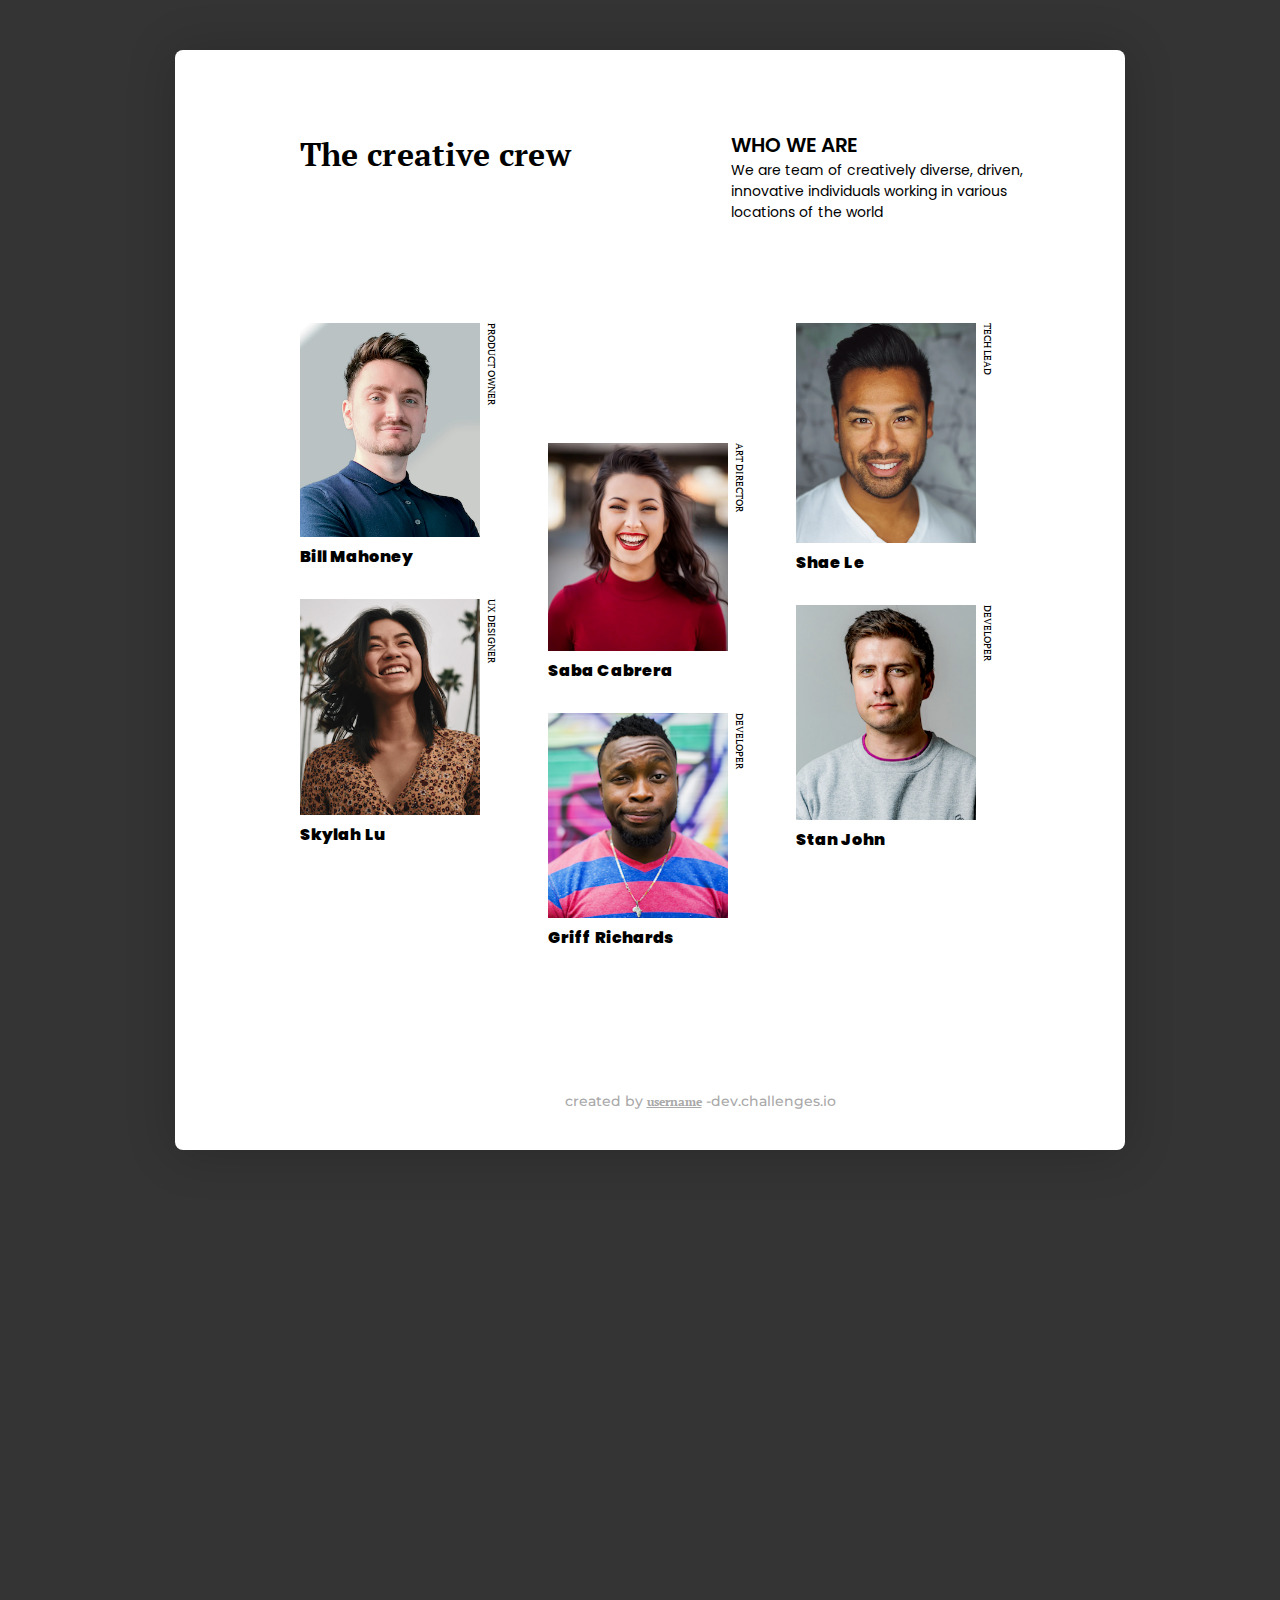
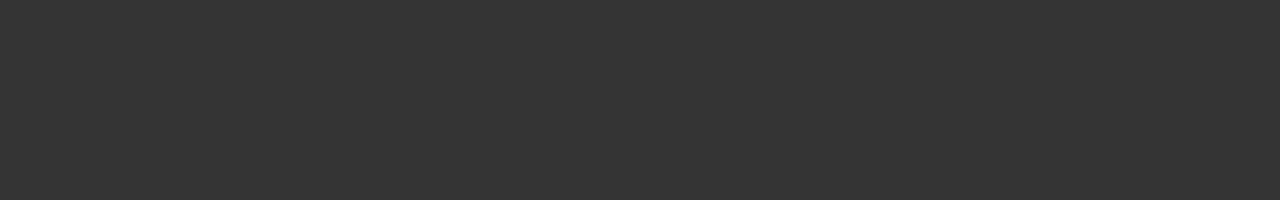
<file: index.html>
<!DOCTYPE html>
<html lang="en">
<head>
    <meta charset="UTF-8">
    <meta http-equiv="X-UA-Compatible" content="IE=edge">
    <meta name="viewport" content="width=device-width, initial-scale=1.0">
    <link rel="stylesheet" href="style.css">
    <title>Classwork</title>
</head>
<body>
    <div class="top">
        <div class="firstsec">
            <div class="contentsection">
                <div class="text">
                    <h1>The creative crew</h1>
                    <div class="toptext">
                        <h2>WHO WE ARE</h2>
                        <p>We are team of creatively diverse, driven,<br> innovative individuals working in various<br> locations of the world</p>
                    </div>
                </div>
                <div class="allcreators">
                    <div class="creators">
                        <div class="firstcol">
                            <div class="pic">
                            <img src="images/Bill Mahoney.png" alt="billmahoney" class="creatorimg">
                            <p>Bill Mahoney</p>
                            </div>
                            <div class="writeup">
                                <p>PRODUCT OWNER</p>
                            </div>
                        </div>
                        <div class="firstcol">
                            <div class="pic">
                            <img src="images/skylah lu.png" alt="skylah" class="creatorimg">
                            <p>Skylah Lu</p>
                            </div>
                            <div class="writeup">
                                <p>UX DESIGNER</p>
                            </div>
                        </div>
                    </div>
                    <div class="creators">
                        <div class="secondcol">
                            <div class="pic1">
                                <img src="images/Saba Cabrera.png" alt="saba" class="creatorimg">
                                <p>Saba Cabrera</p>
                            </div>
                            <div class="writeup">
                                <p>ART DIRECTOR</p>
                            </div>
                        </div>
                        <div class="secondcol">
                            <div class="pic1">
                                <img src="images/Griff Richards.png" alt="griff" class="creatorimg">
                                <p>Griff Richards</p>
                            </div>
                            <div class="writeup">
                                <p>DEVELOPER</p>
                            </div>
                        </div>
                    </div>
                    <div class="creators">
                        <div class="firstcol">
                            <div class="pic">
                            <img src="images/shae le.png" alt="shae" class="creatorimg">
                            <p>Shae Le</p>
                            </div>
                            <div class="writeup">
                                <p>TECH LEAD</p>
                            </div>
                        </div>
                        <div class="firstcol">
                            <div class="pic">
                            <img src="images/Stan John.png" alt="stan" class="creatorimg">
                            <p>Stan John</p>
                            </div>
                            <div class="writeup">
                                <p>DEVELOPER</p>
                            </div>
                        </div>
                    </div>
                </div>
                <div class="bottomtext">
                    <p>created by <span>username</span> -dev.challenges.io</p>
                </div>
            </div>
        </div>
        <div class="secondsec">
            <div class="contsec">
            <div class="texts">
                <h1>The creative crew</h1>
                <div class="who">
                    <h1>WHO WE ARE</h1>
                    <p>We are team of creatively diverse, driven,<br>innovative individuals working in various<br> locations of the world</p>
                </div>
                <div class="allcreat">
                    <div class="creat">
                        <div class="firstcre">
                            <div class="crepic">
                                <img src="images/Bill Mahoney.png" alt="kfgjksn" class="secimg">
                                <div class="name">
                                    <h6>Bill Mahoney</h6>
                                </div>
                            </div>
                            <div class="side">
                                <p>PRODUCT OWNER</p>
                            </div>
                        </div>
                        <div class="firstcre">
                            <div class="crepic">
                                <img src="images/shae le.png" alt="kfgjksn" class="secimg">
                                <div class="name">
                                    <h6>Shae Le</h6>
                                </div>
                            </div>
                            <div class="side">
                                <p>TECH LEAD</p>
                            </div>
                        </div>
                        <div class="firstcre">
                            <div class="crepic">
                                <img src="images/Griff Richards.png" alt="kfgjksn" class="secimg">
                                <div class="name">
                                    <h6>Griff Richards</h6>
                                </div>
                            </div>
                            <div class="side">
                                <p>DEVELOPER</p>
                            </div>
                        </div>
                    </div>
                    <div class="cre2">
                        <div class="firstcre">
                            <div class="crepic">
                                <img src="images/Saba Cabrera.png" alt="kfgjksn" class="secimg">
                                <div class="name">
                                    <h6>Saba Cabrera</h6>
                                </div>
                            </div>
                            <div class="side">
                                <p>ART DIRECTOR</p>
                            </div>
                        </div>
                        <div class="firstcre">
                            <div class="crepic">
                                <img src="images/skylah lu.png" alt="kfgjksn" class="secimg">
                                <div class="name">
                                    <h6>Skylah Lu</h6>
                                </div>
                            </div>
                            <div class="side">
                                <p>UX DESIGNER</p>
                            </div>
                        </div>
                        <div class="firstcre">
                            <div class="crepic">
                                <img src="images/Stan John.png" alt="kfgjksn" class="secimg">
                                <div class="name">
                                    <h6>Stan John</h6>
                                </div>
                            </div>
                            <div class="side">
                                <p>DEVELOPER</p>
                            </div>
                        </div>
                    </div>
                </div>
            </div>
            <div class="bottomtext">
                <p>created by <span>username</span> -dev.challenges.io</p>
            </div>
            </div>
        </div>
    </div>
    
</body>
</html>
</file>
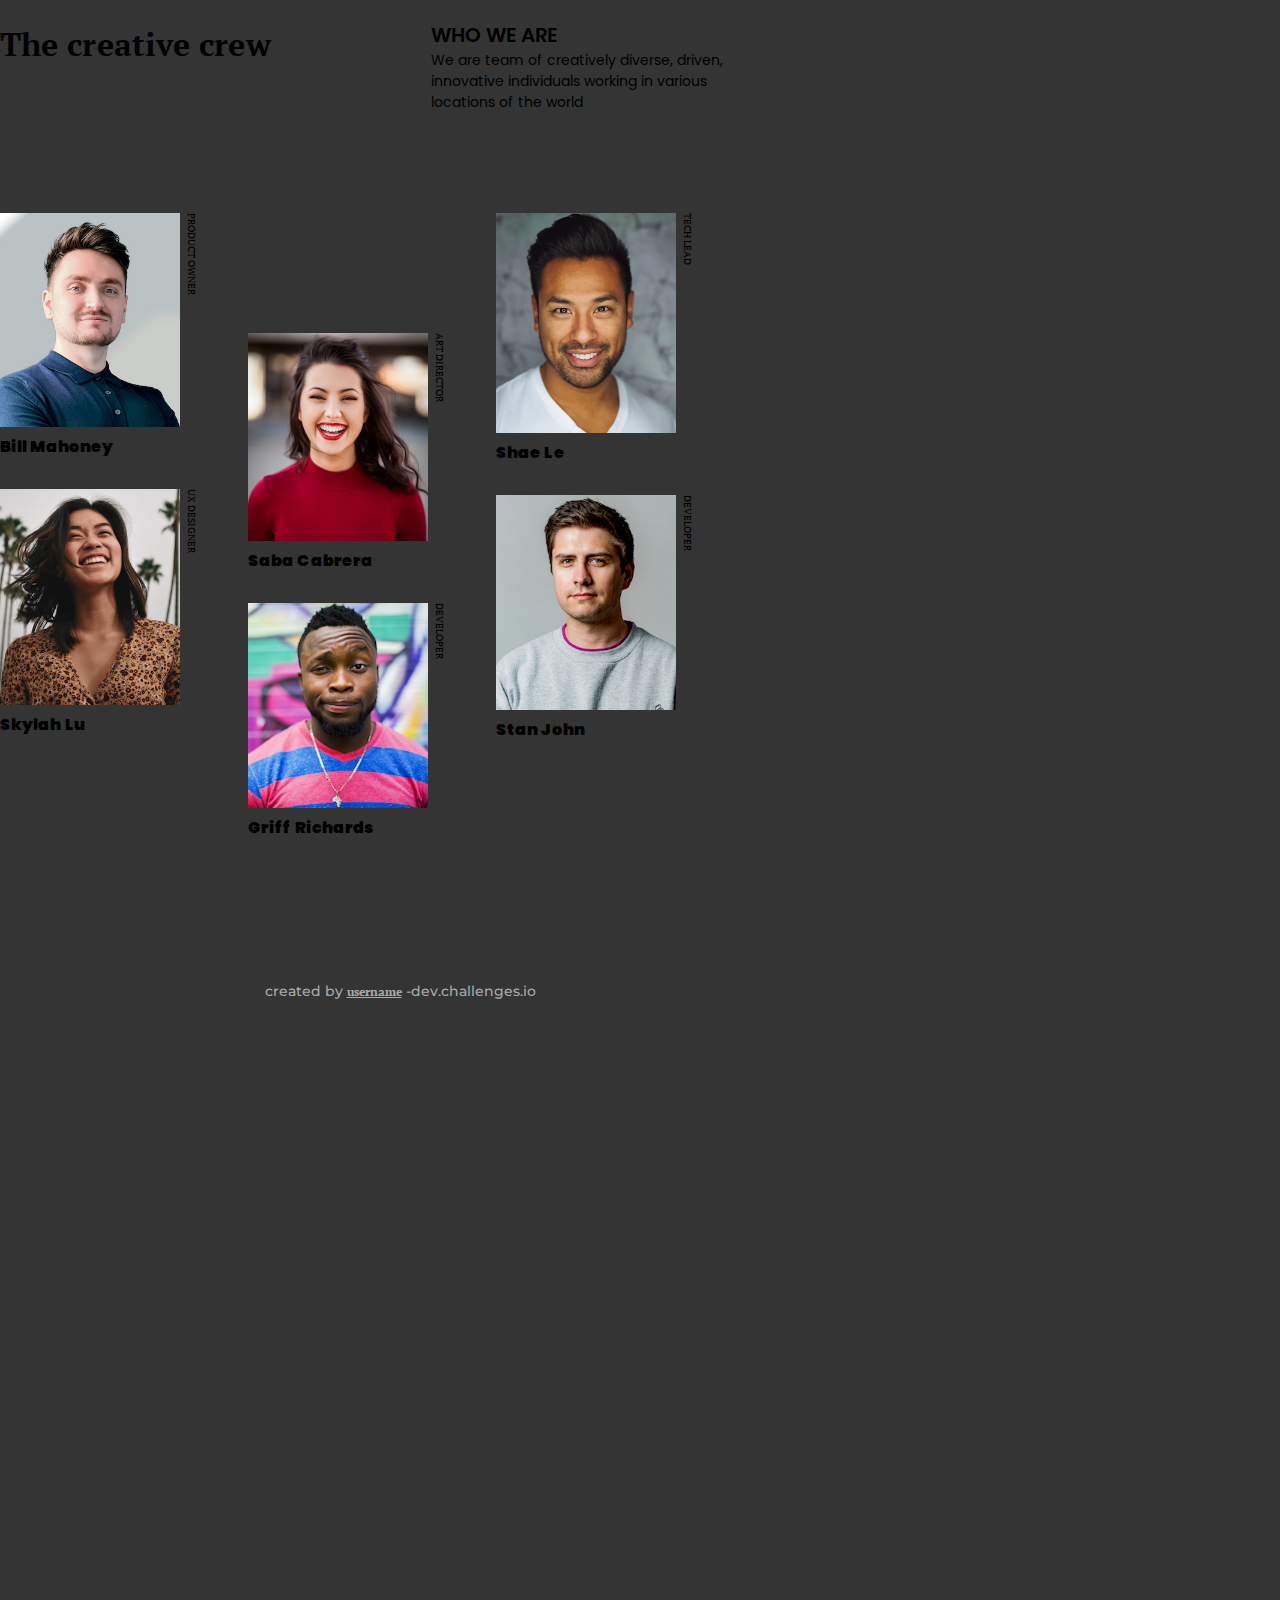
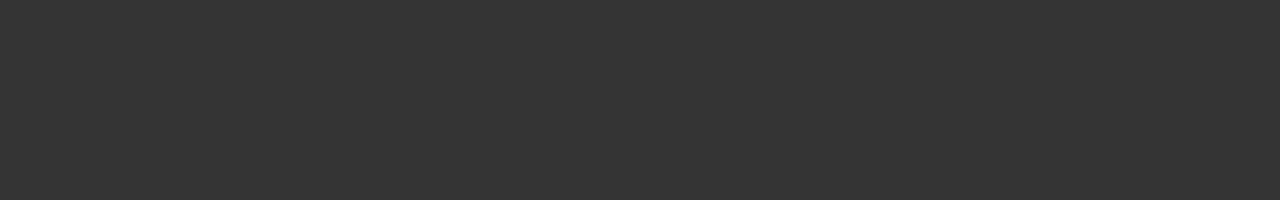
<file: Figmafirstsec.html>
<!DOCTYPE html>
<html lang="en">
<head>
    <meta charset="UTF-8">
    <meta http-equiv="X-UA-Compatible" content="IE=edge">
    <meta name="viewport" content="width=device-width, initial-scale=1.0">
    <link rel="stylesheet" href="style.css">
    <title>Classwork</title>
</head>
<body>
    <div class="top">
        <div class="firstsec1">
            <div class="contentsection">
                <div class="text">
                    <h1>The creative crew</h1>
                    <div class="toptext">
                        <h2>WHO WE ARE</h2>
                        <p>We are team of creatively diverse, driven,<br> innovative individuals working in various<br> locations of the world</p>
                    </div>
                </div>
                <div class="allcreators">
                    <div class="creators">
                        <div class="firstcol">
                            <div class="pic">
                            <img src="images/Bill Mahoney.png" alt="billmahoney" class="creatorimg">
                            <p>Bill Mahoney</p>
                            </div>
                            <div class="writeup">
                                <p>PRODUCT OWNER</p>
                            </div>
                        </div>
                        <div class="firstcol">
                            <div class="pic">
                            <img src="images/skylah lu.png" alt="skylah" class="creatorimg">
                            <p>Skylah Lu</p>
                            </div>
                            <div class="writeup">
                                <p>UX DESIGNER</p>
                            </div>
                        </div>
                    </div>
                    <div class="creators">
                        <div class="secondcol">
                            <div class="pic1">
                                <img src="images/Saba Cabrera.png" alt="saba" class="creatorimg">
                                <p>Saba Cabrera</p>
                            </div>
                            <div class="writeup">
                                <p>ART DIRECTOR</p>
                            </div>
                        </div>
                        <div class="secondcol">
                            <div class="pic1">
                                <img src="images/Griff Richards.png" alt="griff" class="creatorimg">
                                <p>Griff Richards</p>
                            </div>
                            <div class="writeup">
                                <p>DEVELOPER</p>
                            </div>
                        </div>
                    </div>
                    <div class="creators">
                        <div class="firstcol">
                            <div class="pic">
                            <img src="images/shae le.png" alt="shae" class="creatorimg">
                            <p>Shae Le</p>
                            </div>
                            <div class="writeup">
                                <p>TECH LEAD</p>
                            </div>
                        </div>
                        <div class="firstcol">
                            <div class="pic">
                            <img src="images/Stan John.png" alt="stan" class="creatorimg">
                            <p>Stan John</p>
                            </div>
                            <div class="writeup">
                                <p>DEVELOPER</p>
                            </div>
                        </div>
                    </div>
                </div>
                <div class="bottomtext">
                    <p>created by <span>username</span> -dev.challenges.io</p>
                </div>
            </div>
        </div>
    </div>
</body>
</file>
<file: style.css>
@import url('https://fonts.googleapis.com/css2?family=Montserrat&family=PT+Serif&family=Poppins&display=swap');
*{
    padding: 0;
    margin: 0;
    box-sizing: border-box;
    font-family: 'PT Serif', serif;
}
.top{
    background-color:rgb(52,52, 52);
    height: 200vh;
    display: flex;
    gap: 20px;
}
.firstsec{
    margin: 0px auto;
    width: 950px;
    height: 1100px;
    position: relative;
    left: 10px;
    top: 50px;
    bottom: 20px;
    box-shadow: 0px 2px 50px rgba(0, 0, 0, 0.2);
    background-color: white;
    border-radius: 8px;
    padding-top: 60px;
    padding-left: 100px;
}
.secondsec{
    margin: 0px auto;
    display: none;
    height: 1100px;
    position: relative;
    left: 20px;
    top: 50px;
    bottom: 20px;
    box-shadow: 0px 2px 50px rgba(0, 0, 0, 0.2);
    background-color: white;
    border-radius: 8px;
    padding-top: 60px
}
.contentsection{
    width: 800px;
    margin: 20px auto;
    display: flex;
    flex-direction: column;
    gap: 100px;
}
.text{
    display: flex;
    gap: 160px;
}
.text h1{
    font-size: 32px;
    font-weight: 700;
    line-height: 48px;
    letter-spacing: 0.1px;
}
.toptext h2{
    font-size: 20px;
    font-family: 'Poppins', sans-serif;
    font-weight: 600;
}
.toptext p{
    font-family: 'Poppins', sans-serif;
    font-size: 14px;
    font-weight: 400;
}
.creatorimg{
    width: 180px;
}
.firstcol{
    display: flex;
    gap: 5px;
}
.pic{
    font-weight: 600;
    letter-spacing: 0.1px;
    font-family: 'Poppins', sans-serif;
}
.pic p{
    font-weight: bolder;
    font-family: 'Poppins', sans-serif;
}
.pic1{
    font-weight: 600;
    letter-spacing: 0.1px;
    font-family: 'Poppins', sans-serif;
}
.pic1 p{
    font-weight: bolder;
    letter-spacing: 0.1px;
    font-family: 'Poppins', sans-serif;
}
.secondcol{
    display: flex;
    position: relative;
    top: 120px;
    gap: 5px;
}
.writeup p{
    writing-mode: vertical-lr;   
    font-size: 10px;
}
.creators{
    display: flex;
    flex-direction: column;
    gap: 30px;
}
.allcreators{
    display: flex;
    gap: 50px;
}
span{
    font-size: 12px;
    font-weight: bolder;
    text-decoration: underline;
}
.bottomtext p{
    position: relative;
    top: 140px;
    font-family: 'Montserrat', sans-serif;
    font-size: 14px;
    font-weight: 500;
    color: #A9A9A9;
    text-align: center;
}
.secondsec{
    width: 355px;
}
.texts{
    display: flex;
    flex-direction: column;
    gap: 30px;
}
.who h1{
    font-size: 20px;
    font-family: 'Poppins', sans-serif;
    font-weight: 600;
}
.who p{
    font-size: 13px;
    font-family: 'Poppins', sans-serif;
}
.name h6{
    font-size: 15px;
    font-family: 'Poppins', sans-serif;
    font-weight: 600;
}
.contsec{
    width: 280px;
    margin: 13px;
    display: flex;
    flex-direction: column;
    gap: 40px;
}
.secimg{
    width: 150px;
    height: 180px;
}
.allcreat{
    display: flex;
    gap: 13px;
}
.cre2{
    position: relative;
    top: 60px;
}
.firstcre{
    display: flex;
}
.side p{
    writing-mode: vertical-lr;
    font-size: 9px;
}
@media only screen and (max-width:768px){
    .top{
        height: 160vh;
    }
    .firstsec{
        display: none;
    }
    .secondsec{
        position: static;
        margin-top: 40px;
        display: block;
    }
}
</file>
